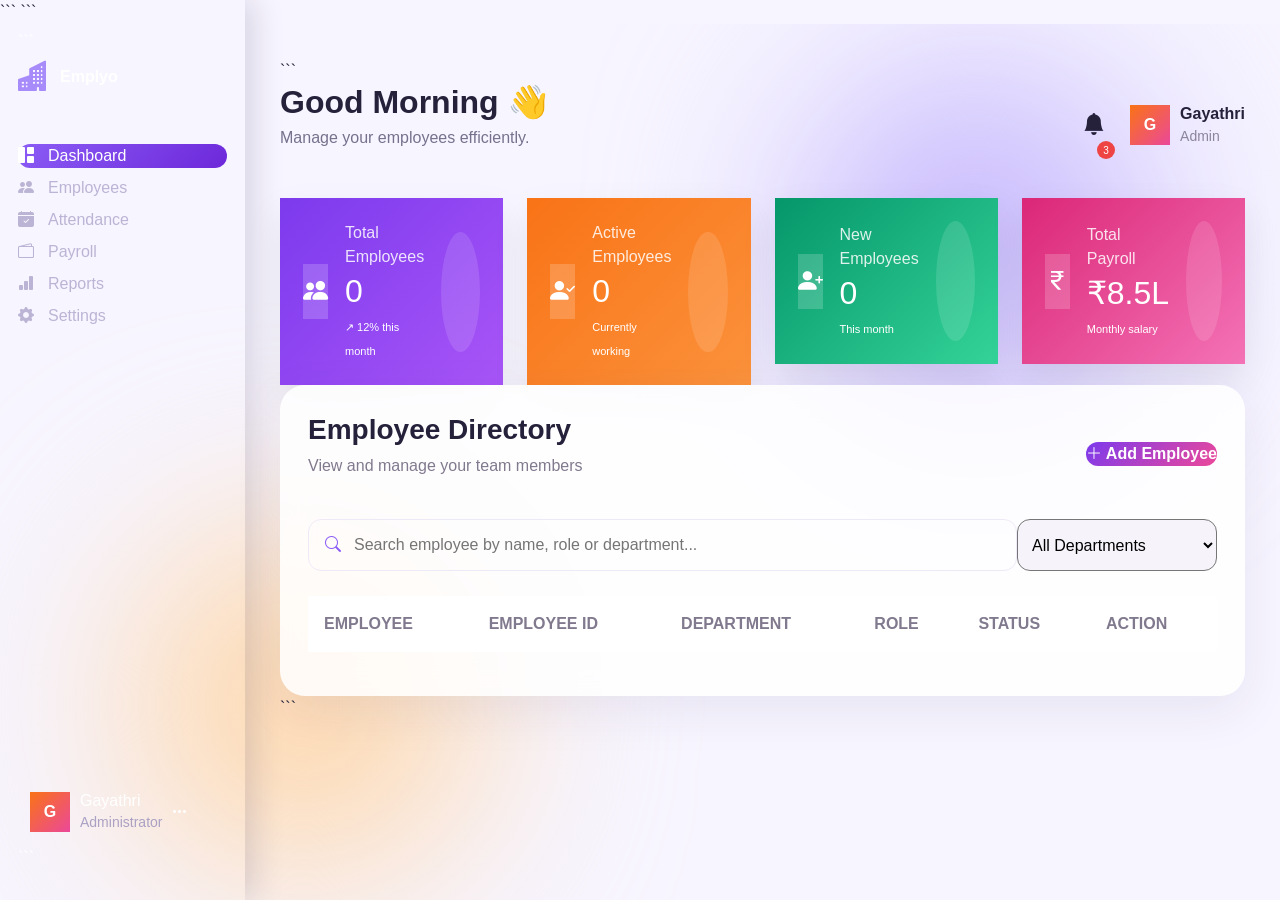
<file: index.html>
<!DOCTYPE html>

<html lang="en">
<head>
    <meta charset="UTF-8">
    <meta name="viewport" content="width=device-width, initial-scale=1.0">

```
<title>Employee Management System</title>

<!-- Bootstrap CSS -->
<link href="https://cdn.jsdelivr.net/npm/bootstrap@5.3.3/dist/css/bootstrap.min.css" rel="stylesheet">

<!-- Bootstrap Icons -->
<link rel="stylesheet"
      href="https://cdn.jsdelivr.net/npm/bootstrap-icons@1.11.3/font/bootstrap-icons.min.css">

<!-- Custom CSS -->
<link rel="stylesheet" href="style.css">
```

</head>

<body>

<div class="background-animation"></div>

<!-- SIDEBAR -->

<div class="sidebar">

```
<div class="logo">
    <i class="bi bi-buildings-fill"></i>
    <span>Emplyo</span>
</div>

<div class="menu">

    <a href="#" class="menu-item active">
        <i class="bi bi-grid-1x2-fill"></i>
        Dashboard
    </a>

    <a href="#employeeSection" class="menu-item">
        <i class="bi bi-people-fill"></i>
        Employees
    </a>

    <a href="#" class="menu-item">
        <i class="bi bi-calendar-check-fill"></i>
        Attendance
    </a>

    <a href="#" class="menu-item">
        <i class="bi bi-wallet2"></i>
        Payroll
    </a>

    <a href="#" class="menu-item">
        <i class="bi bi-bar-chart-fill"></i>
        Reports
    </a>

    <a href="#" class="menu-item">
        <i class="bi bi-gear-fill"></i>
        Settings
    </a>

</div>

<div class="sidebar-bottom">
    <div class="admin-card">
        <div class="admin-avatar">G</div>

        <div>
            <h6>Gayathri</h6>
            <small>Administrator</small>
        </div>

        <i class="bi bi-three-dots"></i>
    </div>
</div>
```

</div>

<!-- MAIN CONTENT -->

<div class="main-content">

```
<!-- TOP NAVBAR -->
<div class="topbar">

    <div>
        <h2>Good Morning 👋</h2>
        <p>Manage your employees efficiently.</p>
    </div>

    <div class="top-actions">

        <div class="notification">
            <i class="bi bi-bell-fill"></i>
            <span>3</span>
        </div>

        <div class="profile">
            <div class="profile-avatar">G</div>

            <div>
                <strong>Gayathri</strong>
                <small>Admin</small>
            </div>
        </div>

    </div>

</div>


<!-- STATISTICS -->
<div class="row g-4 mt-2">

    <div class="col-lg-3 col-md-6">

        <div class="stat-card purple">

            <div class="stat-icon">
                <i class="bi bi-people-fill"></i>
            </div>

            <div>
                <p>Total Employees</p>
                <h2 id="totalEmployees">0</h2>
                <small>↗ 12% this month</small>
            </div>

        </div>

    </div>


    <div class="col-lg-3 col-md-6">

        <div class="stat-card orange">

            <div class="stat-icon">
                <i class="bi bi-person-check-fill"></i>
            </div>

            <div>
                <p>Active Employees</p>
                <h2 id="activeEmployees">0</h2>
                <small>Currently working</small>
            </div>

        </div>

    </div>


    <div class="col-lg-3 col-md-6">

        <div class="stat-card green">

            <div class="stat-icon">
                <i class="bi bi-person-plus-fill"></i>
            </div>

            <div>
                <p>New Employees</p>
                <h2 id="newEmployees">0</h2>
                <small>This month</small>
            </div>

        </div>

    </div>


    <div class="col-lg-3 col-md-6">

        <div class="stat-card pink">

            <div class="stat-icon">
                <i class="bi bi-currency-rupee"></i>
            </div>

            <div>
                <p>Total Payroll</p>
                <h2>₹8.5L</h2>
                <small>Monthly salary</small>
            </div>

        </div>

    </div>

</div>


<!-- EMPLOYEE SECTION -->
<div class="employee-section" id="employeeSection">

    <div class="section-header">

        <div>
            <h3>Employee Directory</h3>
            <p>View and manage your team members</p>
        </div>

        <button class="add-btn" data-bs-toggle="modal" data-bs-target="#employeeModal">
            <i class="bi bi-plus-lg"></i>
            Add Employee
        </button>

    </div>


    <!-- SEARCH -->
    <div class="search-area">

        <div class="search-box">

            <i class="bi bi-search"></i>

            <input
                type="text"
                id="searchInput"
                placeholder="Search employee by name, role or department..."
            >

        </div>

        <select id="departmentFilter" class="filter-select">

            <option value="all">All Departments</option>
            <option value="IT">IT</option>
            <option value="HR">HR</option>
            <option value="Finance">Finance</option>
            <option value="Marketing">Marketing</option>

        </select>

    </div>


    <!-- TABLE -->
    <div class="table-container">

        <table class="table employee-table">

            <thead>

                <tr>
                    <th>EMPLOYEE</th>
                    <th>EMPLOYEE ID</th>
                    <th>DEPARTMENT</th>
                    <th>ROLE</th>
                    <th>STATUS</th>
                    <th>ACTION</th>
                </tr>

            </thead>

            <tbody id="employeeTable">

            </tbody>

        </table>

    </div>

</div>
```

</div>

<!-- ADD EMPLOYEE MODAL -->

<div class="modal fade" id="employeeModal" tabindex="-1">

```
<div class="modal-dialog modal-dialog-centered">

    <div class="modal-content custom-modal">

        <div class="modal-header">

            <div>
                <h4>Add New Employee</h4>
                <p>Enter employee details below</p>
            </div>

            <button type="button"
                    class="btn-close"
                    data-bs-dismiss="modal">
            </button>

        </div>


        <div class="modal-body">

            <form id="employeeForm">

                <div class="mb-3">

                    <label>Full Name</label>

                    <input
                        type="text"
                        id="employeeName"
                        class="form-control"
                        placeholder="Enter employee name"
                        required
                    >

                </div>


                <div class="row">

                    <div class="col-md-6 mb-3">

                        <label>Department</label>

                        <select id="employeeDepartment"
                                class="form-select"
                                required>

                            <option value="">Select</option>
                            <option value="IT">IT</option>
                            <option value="HR">HR</option>
                            <option value="Finance">Finance</option>
                            <option value="Marketing">Marketing</option>

                        </select>

                    </div>


                    <div class="col-md-6 mb-3">

                        <label>Role</label>

                        <input
                            type="text"
                            id="employeeRole"
                            class="form-control"
                            placeholder="Software Developer"
                            required
                        >

                    </div>

                </div>


                <div class="mb-3">

                    <label>Email</label>

                    <input
                        type="email"
                        id="employeeEmail"
                        class="form-control"
                        placeholder="employee@gmail.com"
                        required
                    >

                </div>


                <button type="submit" class="save-btn">

                    <i class="bi bi-person-plus-fill"></i>
                    Add Employee

                </button>

            </form>

        </div>

    </div>

</div>
```

</div>

<!-- Bootstrap JS -->

<script src="https://cdn.jsdelivr.net/npm/bootstrap@5.3.3/dist/js/bootstrap.bundle.min.js"></script>

<!-- Custom JavaScript -->

<script src="script.js"></script>

</body>
</html>
</file>
<file: style.css>
* {
  margin: 0;
  padding: 0;
  box-sizing: border-box;
  }

body {
font-family: "Segoe UI", sans-serif;
background: #f7f5ff;
color: #25213b;
overflow-x: hidden;
}

/* ANIMATED BACKGROUND */

.background-animation {
position: fixed;
width: 100%;
height: 100%;
z-index: -1;
overflow: hidden;
}

.background-animation::before,
.background-animation::after {
content: "";
position: absolute;
width: 350px;
height: 350px;
border-radius: 50%;
filter: blur(100px);
animation: float 8s infinite alternate ease-in-out;
}

.background-animation::before {
background: #c4b5fd;
top: 5%;
right: 10%;
}

.background-animation::after {
background: #fed7aa;
bottom: 5%;
left: 10%;
animation-delay: 2s;
}

@keyframes float {

```
from {
    transform: translate(0, 0);
}

to {
    transform: translate(80px, 40px);
}
```

}

/* SIDEBAR */

.sidebar {
position: fixed;
left: 0;
top: 0;
width: 245px;
height: 100vh;

```
background: #20163f;
color: white;

padding: 30px 18px;

display: flex;
flex-direction: column;

box-shadow: 8px 0 30px rgba(32, 22, 63, 0.15);
```

}

.logo {
display: flex;
align-items: center;
gap: 12px;

```
font-size: 25px;
font-weight: 800;

margin-bottom: 45px;

color: #ffffff;
```

}

.logo i {
color: #a78bfa;
font-size: 30px;
}

.menu {
display: flex;
flex-direction: column;
gap: 8px;
}

.menu-item {
text-decoration: none;
color: #bcb4d5;

```
padding: 14px 16px;

border-radius: 14px;

display: flex;
align-items: center;
gap: 14px;

transition: 0.3s;
```

}

.menu-item:hover {
background: #34245c;
color: white;
transform: translateX(5px);
}

.menu-item.active {
background: linear-gradient(135deg, #8b5cf6, #6d28d9);
color: white;

```
box-shadow: 0 8px 20px rgba(139, 92, 246, 0.35);
```

}

.sidebar-bottom {
margin-top: auto;
}

.admin-card {
display: flex;
align-items: center;
gap: 10px;

```
background: #302050;

padding: 12px;

border-radius: 15px;
```

}

.admin-avatar,
.profile-avatar {
width: 40px;
height: 40px;

```
border-radius: 50%;

display: flex;
align-items: center;
justify-content: center;

font-weight: bold;
color: white;

background: linear-gradient(135deg, #f97316, #ec4899);
```

}

.admin-card h6 {
margin: 0;
}

.admin-card small {
color: #aaa1c3;
}

/* MAIN */

.main-content {
margin-left: 245px;
padding: 35px;
}

/* TOPBAR */

.topbar {
display: flex;
justify-content: space-between;
align-items: center;
}

.topbar h2 {
font-weight: 800;
margin-bottom: 5px;
}

.topbar p {
color: #77718d;
}

.top-actions {
display: flex;
align-items: center;
gap: 25px;
}

.notification {
position: relative;
font-size: 22px;
}

.notification span {
position: absolute;

```
top: -8px;
right: -10px;

width: 18px;
height: 18px;

border-radius: 50%;

background: #ef4444;
color: white;

font-size: 10px;

display: flex;
align-items: center;
justify-content: center;
```

}

.profile {
display: flex;
align-items: center;
gap: 10px;
}

.profile small {
display: block;
color: #8b849b;
}

/* STAT CARDS */

.stat-card {
padding: 23px;

```
border-radius: 22px;

color: white;

display: flex;
align-items: center;
gap: 17px;

position: relative;
overflow: hidden;

transition: 0.4s;

box-shadow: 0 15px 35px rgba(0, 0, 0, 0.08);
```

}

.stat-card:hover {
transform: translateY(-8px) scale(1.02);
}

.stat-card::after {
content: "";

```
position: absolute;

width: 120px;
height: 120px;

border-radius: 50%;

right: -40px;
top: -40px;

background: rgba(255, 255, 255, 0.12);
```

}

.purple {
background: linear-gradient(135deg, #7c3aed, #a855f7);
}

.orange {
background: linear-gradient(135deg, #f97316, #fb923c);
}

.green {
background: linear-gradient(135deg, #059669, #34d399);
}

.pink {
background: linear-gradient(135deg, #db2777, #f472b6);
}

.stat-icon {
width: 55px;
height: 55px;

```
border-radius: 17px;

background: rgba(255, 255, 255, 0.18);

display: flex;
align-items: center;
justify-content: center;

font-size: 25px;
```

}

.stat-card p {
margin: 0;

```
font-size: 13px;

opacity: 0.85;
```

}

.stat-card h2 {
margin: 3px 0;

```
font-weight: 800;
```

}

.stat-card small {
font-size: 11px;
}

/* EMPLOYEE SECTION */

.employee-section {
background: rgba(255, 255, 255, 0.85);

```
margin-top: 35px;

padding: 28px;

border-radius: 25px;

box-shadow: 0 15px 50px rgba(53, 35, 90, 0.08);

backdrop-filter: blur(15px);
```

}

.section-header {
display: flex;
align-items: center;
justify-content: space-between;
}

.section-header h3 {
font-weight: 800;
}

.section-header p {
color: #81798e;
}

.add-btn {
border: none;

```
padding: 13px 20px;

border-radius: 13px;

color: white;

font-weight: 600;

background: linear-gradient(135deg, #7c3aed, #ec4899);

transition: 0.3s;
```

}

.add-btn:hover {
transform: translateY(-3px);

```
box-shadow: 0 10px 25px rgba(124, 58, 237, 0.3);
```

}

/* SEARCH */

.search-area {
display: flex;

```
gap: 15px;

margin: 25px 0;
```

}

.search-box {
flex: 1;

```
background: #f6f4fa;

border-radius: 13px;

display: flex;

align-items: center;

padding: 0 16px;

border: 1px solid #eee9f6;
```

}

.search-box i {
color: #8b5cf6;
}

.search-box input {
border: none;

```
outline: none;

background: transparent;

width: 100%;

padding: 13px;
```

}

.filter-select {
width: 200px;

```
border: 1px solid #eee9f6;

border-radius: 13px;

padding: 10px;

background: #f6f4fa;
```

}

/* TABLE */

.table-container {
overflow-x: auto;
}

.employee-table {
vertical-align: middle;
}

.employee-table thead {
background: #f7f5fb;
}

.employee-table th {
color: #81798e;

```
font-size: 12px;

padding: 16px;

border: none;
```

}

.employee-table td {
padding: 17px 16px;

```
border-color: #eeeaf5;
```

}

.employee-info {
display: flex;
align-items: center;
gap: 12px;
}

.employee-avatar {
width: 42px;
height: 42px;

```
border-radius: 13px;

display: flex;
align-items: center;
justify-content: center;

color: white;

font-weight: 700;

background: linear-gradient(135deg, #8b5cf6, #ec4899);
```

}

.employee-name {
font-weight: 700;
}

.employee-email {
color: #928aa0;
font-size: 12px;
}

.status {
padding: 7px 12px;

```
border-radius: 20px;

font-size: 11px;

font-weight: 600;
```

}

.status.active {
color: #047857;

```
background: #d1fae5;
```

}

.status.inactive {
color: #b91c1c;

```
background: #fee2e2;
```

}

.action-btn {
border: none;

```
background: transparent;

font-size: 18px;

margin-right: 7px;

transition: 0.2s;
```

}

.action-btn:hover {
transform: scale(1.2);
}

.delete {
color: #ef4444;
}

/* MODAL */

.custom-modal {
border: none;

```
border-radius: 25px;

overflow: hidden;
```

}

.modal-header {
background: linear-gradient(135deg, #20163f, #4c1d95);

```
color: white;

padding: 25px;
```

}

.modal-header p {
color: #c8bddc;

```
margin: 3px 0 0;
```

}

.modal-body {
padding: 25px;
}

.modal-body label {
font-weight: 600;

```
margin-bottom: 7px;
```

}

.form-control,
.form-select {
padding: 12px;

```
border-radius: 12px;

border: 1px solid #e5e1ec;
```

}

.form-control:focus,
.form-select:focus {
border-color: #8b5cf6;

```
box-shadow: 0 0 0 3px rgba(139, 92, 246, 0.1);
```

}

.save-btn {
width: 100%;

```
border: none;

padding: 13px;

border-radius: 12px;

background: linear-gradient(135deg, #7c3aed, #ec4899);

color: white;

font-weight: 700;

transition: 0.3s;
```

}

.save-btn:hover {
transform: translateY(-2px);

```
box-shadow: 0 8px 20px rgba(124, 58, 237, 0.3);
```

}

/* RESPONSIVE */

@media (max-width: 900px) {

```
.sidebar {
    width: 75px;
    padding: 25px 10px;
}

.logo span,
.menu-item:not(.active)::after,
.menu-item {
    font-size: 0;
}

.menu-item i {
    font-size: 20px;
}

.main-content {
    margin-left: 75px;
    padding: 20px;
}

.admin-card div:not(.admin-avatar),
.admin-card > i {
    display: none;
}
```

}

@media (max-width: 600px) {

```
.topbar {
    align-items: flex-start;
}

.profile {
    display: none;
}

.search-area {
    flex-direction: column;
}

.filter-select {
    width: 100%;
}

.section-header {
    flex-direction: column;
    align-items: flex-start;
    gap: 15px;
}
```

}
</file>
